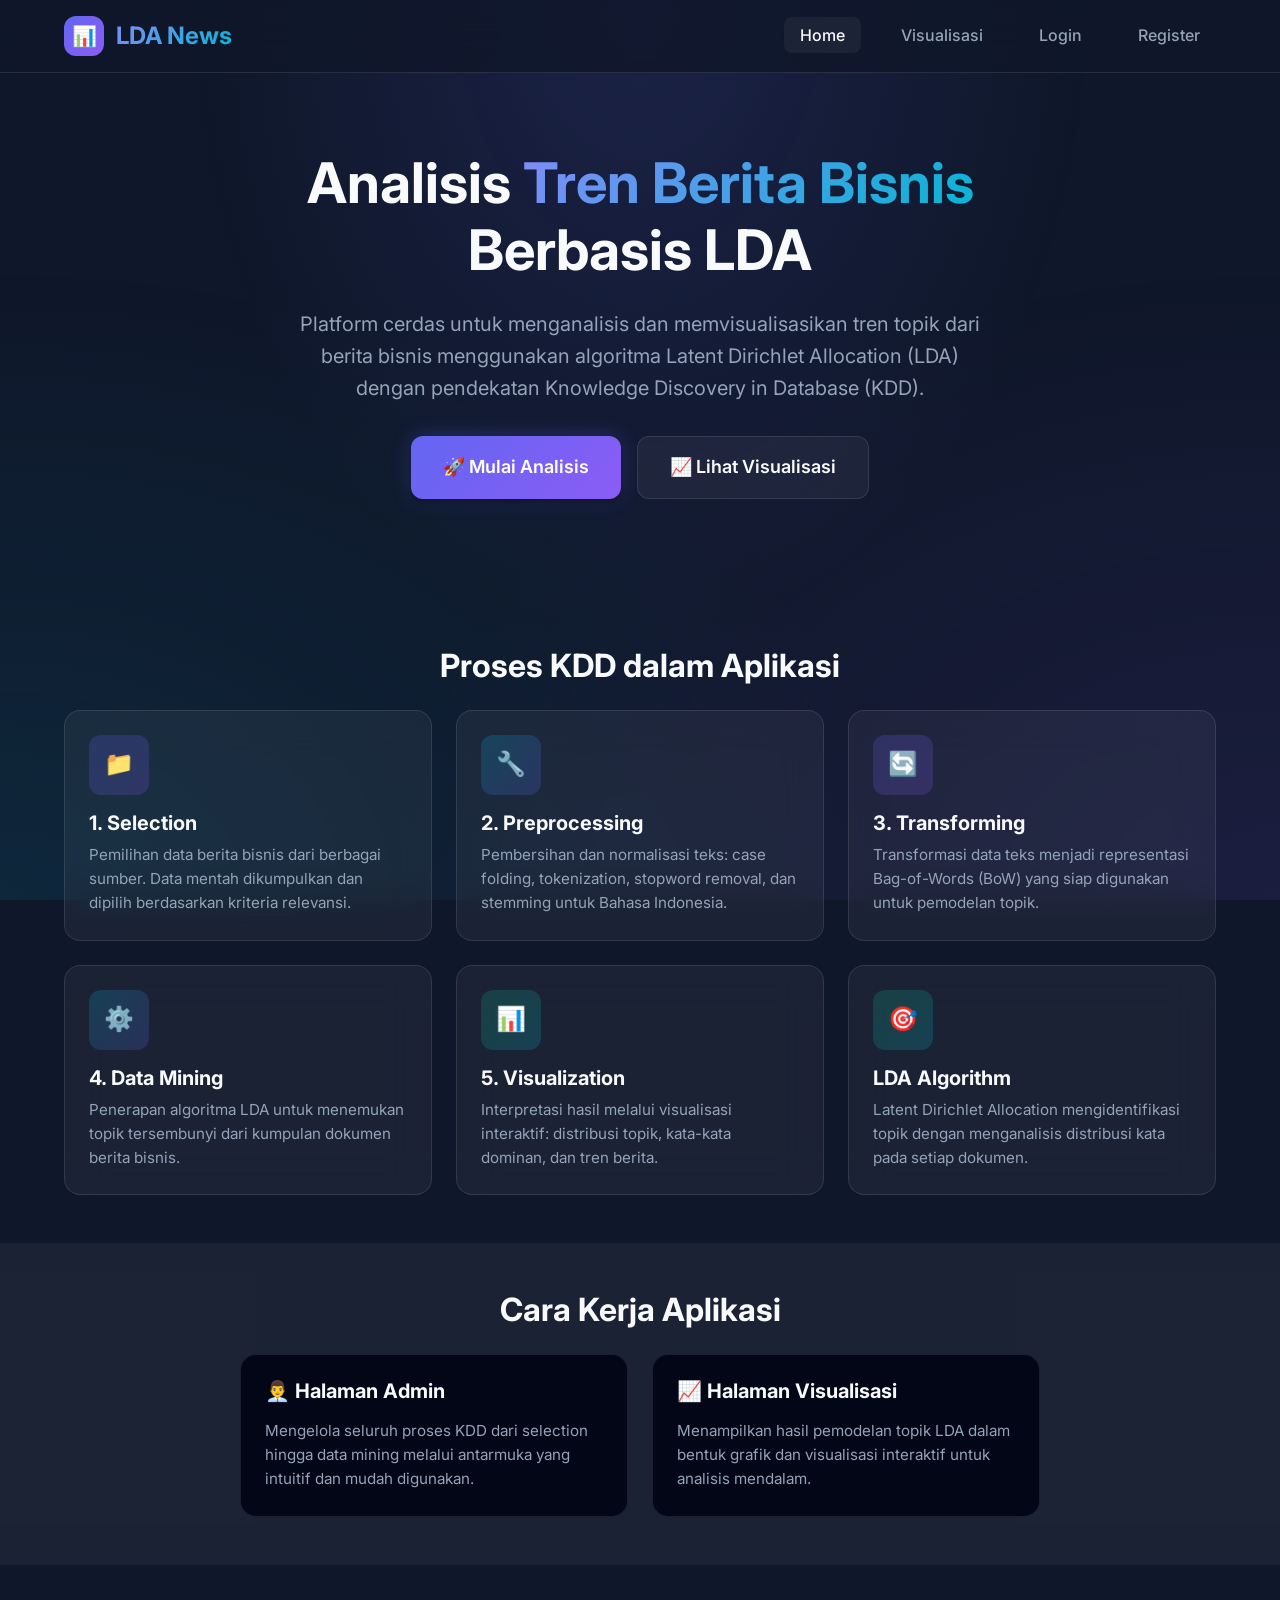
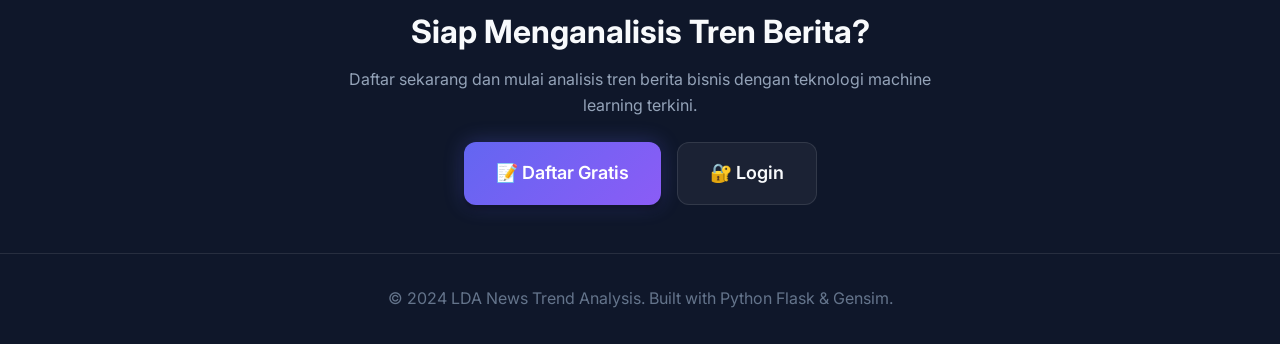
<file: templates/index.html>
<!DOCTYPE html>
<html lang="id">
<head>
    <meta charset="UTF-8">
    <meta name="viewport" content="width=device-width, initial-scale=1.0">
    <meta name="description" content="Aplikasi analisis tren berita bisnis berbasis LDA (Latent Dirichlet Allocation) dengan pendekatan Knowledge Discovery in Database">
    <title>LDA News Trend - Analisis Tren Berita Bisnis</title>
    <link rel="preconnect" href="https://fonts.googleapis.com">
    <link rel="preconnect" href="https://fonts.gstatic.com" crossorigin>
    <link href="https://fonts.googleapis.com/css2?family=Inter:wght@400;500;600;700&display=swap" rel="stylesheet">
    <link rel="stylesheet" href="/static/css/style.css">
</head>
<body>
    <!-- Navigation -->
    <nav class="navbar">
        <div class="container">
            <a href="/" class="navbar-brand">
                <div class="icon">📊</div>
                <span class="text-gradient">LDA News</span>
            </a>
            <ul class="navbar-nav">
                <li><a href="/" class="active">Home</a></li>
                <li><a href="/visualization">Visualisasi</a></li>
                <li><a href="/login">Login</a></li>
                <li><a href="/register">Register</a></li>
            </ul>
        </div>
    </nav>

    <!-- Hero Section -->
    <section class="hero">
        <div class="container">
            <h1 class="hero-title">
                Analisis <span class="text-gradient">Tren Berita Bisnis</span>
                <br>Berbasis LDA
            </h1>
            <p class="hero-subtitle">
                Platform cerdas untuk menganalisis dan memvisualisasikan tren topik dari berita bisnis 
                menggunakan algoritma Latent Dirichlet Allocation (LDA) dengan pendekatan 
                Knowledge Discovery in Database (KDD).
            </p>
            <div class="hero-buttons">
                <a href="/admin" class="btn btn-primary btn-lg">
                    🚀 Mulai Analisis
                </a>
                <a href="/visualization" class="btn btn-secondary btn-lg">
                    📈 Lihat Visualisasi
                </a>
            </div>
        </div>
    </section>

    <!-- Features Section -->
    <section class="section">
        <div class="container">
            <h2 class="text-center mb-6">Proses KDD dalam Aplikasi</h2>
            <div class="features-grid">
                <!-- Feature 1 -->
                <div class="card">
                    <div class="card-icon primary">📁</div>
                    <h3 class="card-title">1. Selection</h3>
                    <p class="card-text">
                        Pemilihan data berita bisnis dari berbagai sumber. 
                        Data mentah dikumpulkan dan dipilih berdasarkan kriteria relevansi.
                    </p>
                </div>
                
                <!-- Feature 2 -->
                <div class="card">
                    <div class="card-icon accent">🔧</div>
                    <h3 class="card-title">2. Preprocessing</h3>
                    <p class="card-text">
                        Pembersihan dan normalisasi teks: case folding, tokenization, 
                        stopword removal, dan stemming untuk Bahasa Indonesia.
                    </p>
                </div>
                
                <!-- Feature 3 -->
                <div class="card">
                    <div class="card-icon primary">🔄</div>
                    <h3 class="card-title">3. Transforming</h3>
                    <p class="card-text">
                        Transformasi data teks menjadi representasi Bag-of-Words (BoW) 
                        yang siap digunakan untuk pemodelan topik.
                    </p>
                </div>
                
                <!-- Feature 4 -->
                <div class="card">
                    <div class="card-icon accent">⚙️</div>
                    <h3 class="card-title">4. Data Mining</h3>
                    <p class="card-text">
                        Penerapan algoritma LDA untuk menemukan topik tersembunyi 
                        dari kumpulan dokumen berita bisnis.
                    </p>
                </div>
                
                <!-- Feature 5 -->
                <div class="card">
                    <div class="card-icon success">📊</div>
                    <h3 class="card-title">5. Visualization</h3>
                    <p class="card-text">
                        Interpretasi hasil melalui visualisasi interaktif: 
                        distribusi topik, kata-kata dominan, dan tren berita.
                    </p>
                </div>
                
                <!-- Feature 6 -->
                <div class="card">
                    <div class="card-icon success">🎯</div>
                    <h3 class="card-title">LDA Algorithm</h3>
                    <p class="card-text">
                        Latent Dirichlet Allocation mengidentifikasi topik dengan 
                        menganalisis distribusi kata pada setiap dokumen.
                    </p>
                </div>
            </div>
        </div>
    </section>

    <!-- How It Works Section -->
    <section class="section" style="background: var(--bg-card);">
        <div class="container">
            <h2 class="text-center mb-6">Cara Kerja Aplikasi</h2>
            <div class="features-grid" style="max-width: 800px; margin: 0 auto;">
                <div class="card" style="background: var(--bg-darker);">
                    <h4>👨‍💼 Halaman Admin</h4>
                    <p class="card-text">
                        Mengelola seluruh proses KDD dari selection hingga data mining 
                        melalui antarmuka yang intuitif dan mudah digunakan.
                    </p>
                </div>
                <div class="card" style="background: var(--bg-darker);">
                    <h4>📈 Halaman Visualisasi</h4>
                    <p class="card-text">
                        Menampilkan hasil pemodelan topik LDA dalam bentuk grafik 
                        dan visualisasi interaktif untuk analisis mendalam.
                    </p>
                </div>
            </div>
        </div>
    </section>

    <!-- CTA Section -->
    <section class="section">
        <div class="container text-center">
            <h2 class="mb-4">Siap Menganalisis Tren Berita?</h2>
            <p class="text-secondary mb-6" style="max-width: 600px; margin: 0 auto var(--space-6);">
                Daftar sekarang dan mulai analisis tren berita bisnis dengan teknologi 
                machine learning terkini.
            </p>
            <div class="hero-buttons">
                <a href="/register" class="btn btn-primary btn-lg">
                    📝 Daftar Gratis
                </a>
                <a href="/login" class="btn btn-secondary btn-lg">
                    🔐 Login
                </a>
            </div>
        </div>
    </section>

    <!-- Footer -->
    <footer style="padding: var(--space-8) 0; border-top: 1px solid var(--border-color); text-align: center;">
        <div class="container">
            <p class="text-muted">
                © 2024 LDA News Trend Analysis. Built with Python Flask & Gensim.
            </p>
        </div>
    </footer>
</body>
</html>
</file>
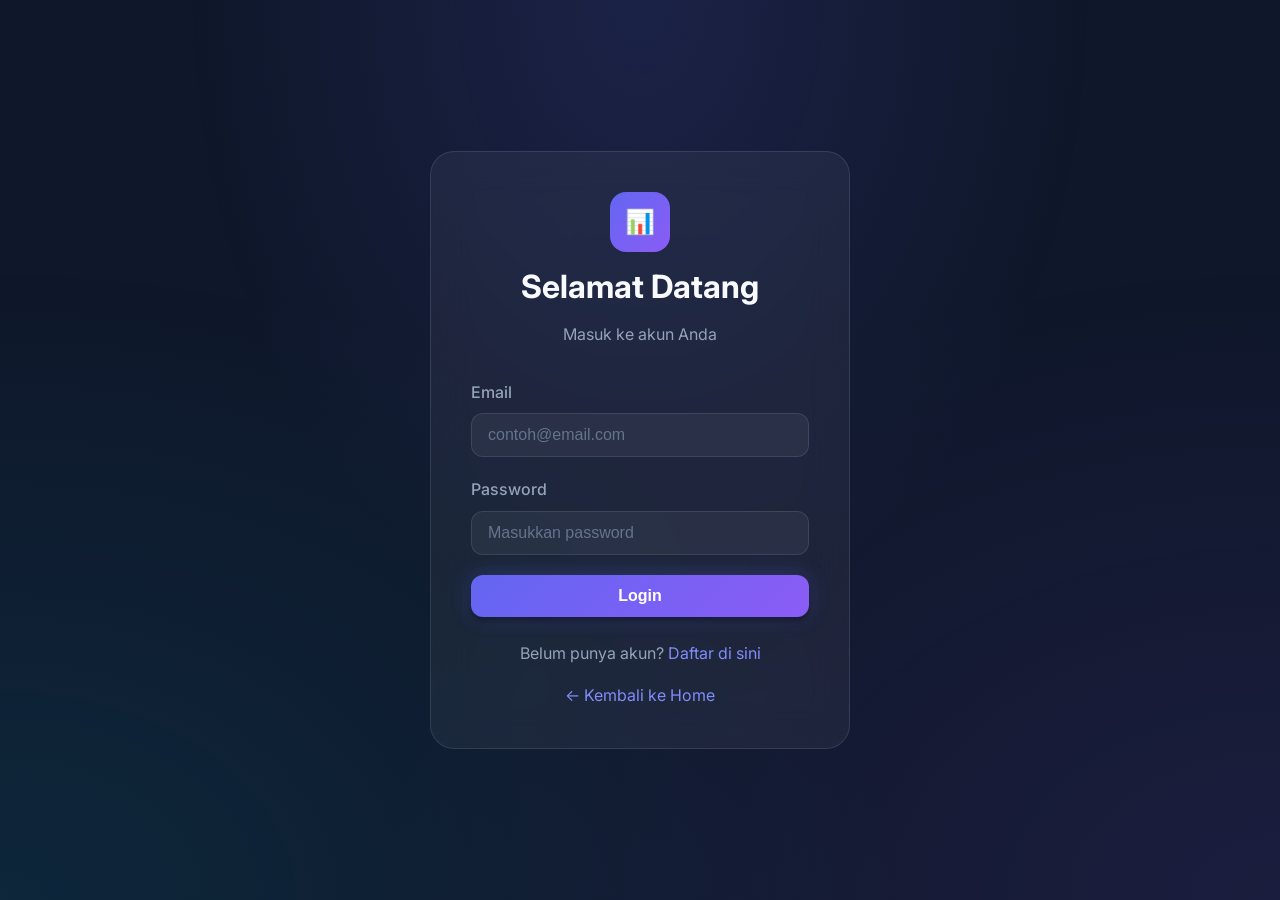
<file: templates/login.html>
<!DOCTYPE html>
<html lang="id">

<head>
    <meta charset="UTF-8">
    <meta name="viewport" content="width=device-width, initial-scale=1.0">
    <meta name="description" content="Login ke aplikasi LDA News Trend Analysis">
    <title>Login - LDA News Trend</title>
    <link rel="preconnect" href="https://fonts.googleapis.com">
    <link rel="preconnect" href="https://fonts.gstatic.com" crossorigin>
    <link href="https://fonts.googleapis.com/css2?family=Inter:wght@400;500;600;700&display=swap" rel="stylesheet">
    <link rel="stylesheet" href="/static/css/style.css">
</head>

<body>
    <div class="auth-container">
        <div class="auth-card">
            <div class="auth-header">
                <div class="logo">📊</div>
                <h2>Selamat Datang</h2>
                <p class="text-secondary">Masuk ke akun Anda</p>
            </div>

            <div id="alert-container"></div>

            <form id="login-form">
                <div class="form-group">
                    <label class="form-label" for="email">Email</label>
                    <input type="email" id="email" name="email" class="form-input" placeholder="contoh@email.com"
                        required>
                </div>

                <div class="form-group">
                    <label class="form-label" for="password">Password</label>
                    <input type="password" id="password" name="password" class="form-input"
                        placeholder="Masukkan password" required>
                </div>

                <button type="submit" class="btn btn-primary w-full" id="submit-btn">
                    <span id="btn-text">Login</span>
                    <div class="spinner hidden" id="btn-spinner"></div>
                </button>
            </form>

            <div class="auth-footer">
                <p>Belum punya akun? <a href="/register">Daftar di sini</a></p>
                <p style="margin-top: var(--space-4);"><a href="/">← Kembali ke Home</a></p>
            </div>
        </div>
    </div>

    <script src="/static/js/auth.js"></script>
    <script>
        document.getElementById('login-form').addEventListener('submit', async (e) => {
            e.preventDefault();

            const btn = document.getElementById('submit-btn');
            const btnText = document.getElementById('btn-text');
            const spinner = document.getElementById('btn-spinner');
            const alertContainer = document.getElementById('alert-container');

            // Show loading
            btn.disabled = true;
            btnText.textContent = 'Loading...';
            spinner.classList.remove('hidden');
            alertContainer.innerHTML = '';

            const email = document.getElementById('email').value;
            const password = document.getElementById('password').value;

            try {
                const response = await fetch('/api/auth/login', {
                    method: 'POST',
                    headers: {
                        'Content-Type': 'application/json'
                    },
                    body: JSON.stringify({ email, password })
                });

                const data = await response.json();

                if (data.success) {
                    // Save token and user info
                    localStorage.setItem('token', data.token);
                    localStorage.setItem('user', JSON.stringify(data.user));

                    alertContainer.innerHTML = `
                        <div class="alert alert-success">
                            ✓ ${data.message}. Mengalihkan...
                        </div>
                    `;

                    setTimeout(() => {
                        window.location.href = '/admin';
                    }, 1000);
                } else {
                    alertContainer.innerHTML = `
                        <div class="alert alert-error">
                            ✕ ${data.message}
                        </div>
                    `;
                }
            } catch (error) {
                alertContainer.innerHTML = `
                    <div class="alert alert-error">
                        ✕ Terjadi kesalahan. Silakan coba lagi.
                    </div>
                `;
            } finally {
                btn.disabled = false;
                btnText.textContent = 'Login';
                spinner.classList.add('hidden');
            }
        });
    </script>
</body>

</html>
</file>
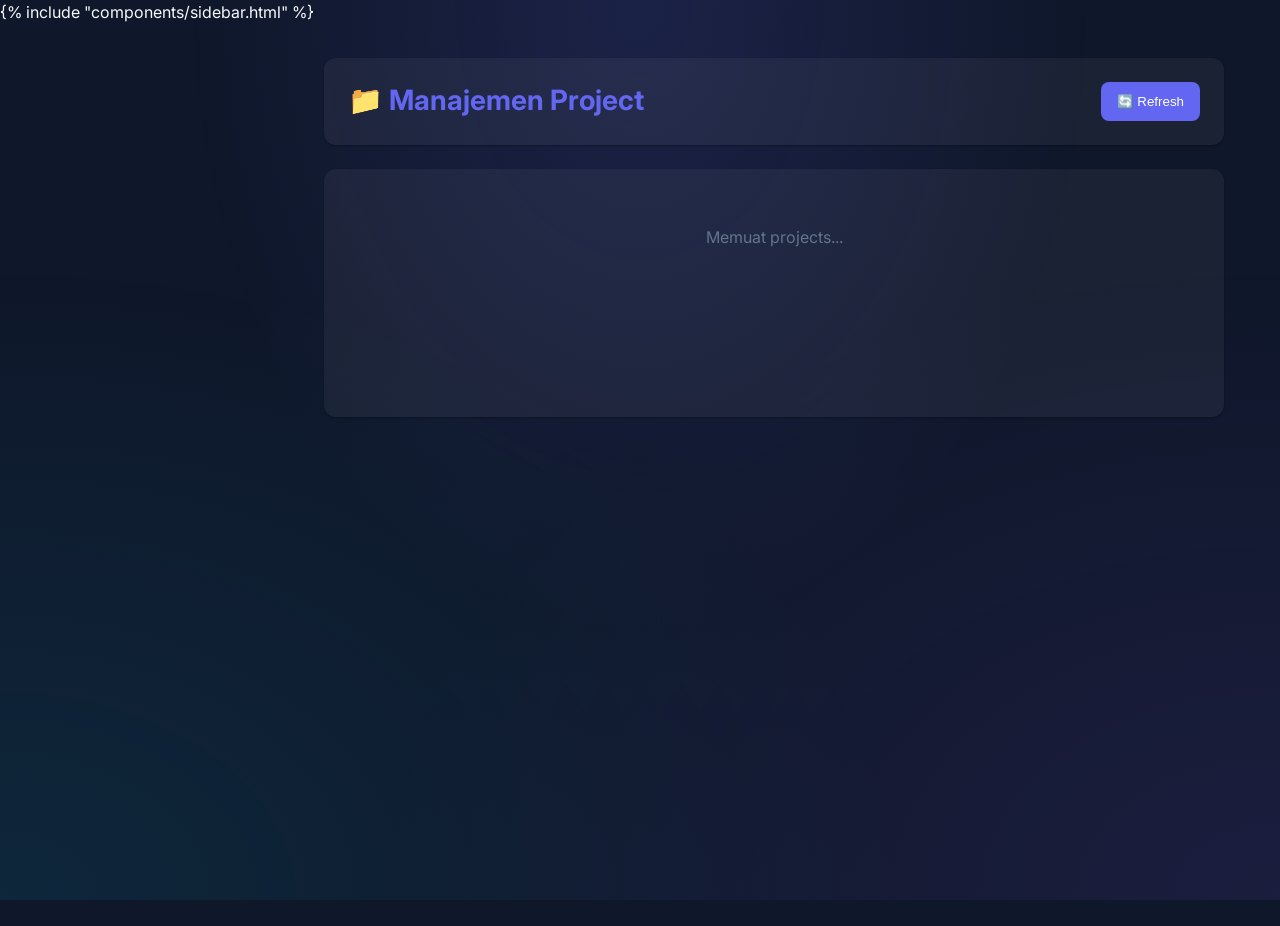
<file: templates/projects.html>
<!DOCTYPE html>
<html lang="id">
<head>
    <meta charset="UTF-8">
    <meta name="viewport" content="width=device-width, initial-scale=1.0">
    <title>Manajemen Project - LDA News Trend</title>
    <link rel="preconnect" href="https://fonts.googleapis.com">
    <link rel="preconnect" href="https://fonts.gstatic.com" crossorigin>
    <link href="https://fonts.googleapis.com/css2?family=Inter:wght@400;500;600;700&display=swap" rel="stylesheet">
    <link rel="stylesheet" href="/static/css/style.css">
    <script src="/static/js/auth.js"></script>
</head>
<body>
    {% include "components/sidebar.html" %}

    <div class="dashboard">
        <!-- Main Content -->
        <main class="main-content">
            <div class="container">
                <!-- Header -->
                <header class="page-header">
                    <div class="header-content">
                        <h1>📁 Manajemen Project</h1>
                        <div class="header-actions">
                            <button class="btn-refresh" onclick="loadProjects()">🔄 Refresh</button>
                        </div>
                    </div>
                </header>

                <!-- Projects Table -->
                <div class="projects-section">
                    <div id="projects-table" class="projects-table">
                        <div class="projects-loading">Memuat projects...</div>
                    </div>
                </div>

                <!-- LDA Config Modal -->
                <div id="lda-config-modal" class="modal">
                    <div class="modal-content" style="max-width: 480px;">
                        <div class="modal-header">
                            <h2 id="lda-config-modal-title">⚙️ Konfigurasi LDA</h2>
                            <button class="modal-close" onclick="closeLdaConfigModal()">&times;</button>
                        </div>
                        <div class="modal-body">
                            <input type="hidden" id="lda-config-project-id">
                            <div class="config-form">
                                <div class="config-field">
                                    <label for="cfg-num-topics">Jumlah Topik <span class="config-hint">(1–50)</span></label>
                                    <input type="number" id="cfg-num-topics" min="1" max="50" value="5">
                                </div>
                                <div class="config-field">
                                    <label for="cfg-num-words">Kata per Topik <span class="config-hint">(1–100)</span></label>
                                    <input type="number" id="cfg-num-words" min="1" max="100" value="10">
                                </div>
                                <div class="config-field">
                                    <label for="cfg-passes">Passes <span class="config-hint">(1–500)</span></label>
                                    <input type="number" id="cfg-passes" min="1" max="500" value="15">
                                </div>
                                <div class="config-field">
                                    <label for="cfg-iterations">Iterations <span class="config-hint">(1–5000)</span></label>
                                    <input type="number" id="cfg-iterations" min="1" max="5000" value="100">
                                </div>
                                <p class="config-note">Perubahan berlaku saat training berikutnya. Model yang sudah ada tidak otomatis dilatih ulang.</p>
                                <div class="config-actions">
                                    <button class="btn btn-secondary" onclick="closeLdaConfigModal()">Batal</button>
                                    <button class="btn btn-primary" id="lda-config-save-btn" onclick="saveLdaConfig()">Simpan</button>
                                </div>
                            </div>
                        </div>
                    </div>
                </div>

                <!-- Documents Modal -->
                <div id="documents-modal" class="modal">
                    <div class="modal-content">
                        <div class="modal-header">
                            <h2 id="modal-project-name">📄 Dokumen Project</h2>
                            <button class="modal-close" onclick="closeDocumentsModal()">&times;</button>
                        </div>
                        <div class="modal-body">
                            <div id="documents-loading" class="documents-loading">Memuat dokumen...</div>
                            <div id="documents-list" class="documents-list"></div>
                            <div id="documents-empty" class="documents-empty" style="display: none;">
                                Belum ada dokumen dalam project ini.
                            </div>
                        </div>
                    </div>
                </div>
            </div>
        </main>
    </div>

    <script>
        // Escape HTML to prevent XSS
        function escapeHtml(text) {
            const div = document.createElement('div');
            div.textContent = text;
            return div.innerHTML;
        }

        // Load all projects
        async function loadProjects() {
            const container = document.getElementById('projects-table');

            try {
                container.innerHTML = '<div class="projects-loading">Memuat projects...</div>';
                const response = await apiRequest('/api/projects/');

                if (response.success) {
                    renderProjectsTable(response.data);
                } else {
                    container.innerHTML = `
                        <div class="projects-error">
                            <p>Gagal memuat projects: ${escapeHtml(response.message)}</p>
                            <button class="btn btn-secondary" onclick="loadProjects()">Coba Lagi</button>
                        </div>
                    `;
                }
            } catch (error) {
                container.innerHTML = `
                    <div class="projects-error">
                        <p>Error: ${escapeHtml(error.message)}</p>
                        <button class="btn btn-secondary" onclick="loadProjects()">Coba Lagi</button>
                    </div>
                `;
            }
        }

        // Render projects table
        function renderProjectsTable(projects) {
            const container = document.getElementById('projects-table');

            if (!projects || projects.length === 0) {
                container.innerHTML = '<p class="projects-empty">Belum ada project. Buat project untuk memulai.</p>';
                return;
            }

            const headerHtml = `
                <div class="project-header">
                    <div>Nama Project</div>
                    <div class="project-stat-label">Topics</div>
                    <div class="project-stat-label">Documents</div>
                    <div class="project-stat-label">Coherence</div>
                    <div class="project-stat-label">Status</div>
                    <div>Aksi</div>
                </div>
            `;

            const rowsHtml = projects.map(project => `
                <div class="project-row" data-id="${project.id}">
                    <div>
                        <div class="project-name">${escapeHtml(project.name)}</div>
                        ${project.description ? `<div class="project-description">${escapeHtml(project.description)}</div>` : ''}
                    </div>
                    <div class="project-stat">
                        <div class="project-stat-value">${project.num_topics || 0}</div>
                        <div class="project-stat-label">Topics</div>
                    </div>
                    <div class="project-stat">
                        <div class="project-stat-value">${project.document_count || 0}</div>
                        <div class="project-stat-label">Docs</div>
                    </div>
                    <div class="project-stat">
                        <div class="project-stat-value">${(project.coherence_score || 0).toFixed(3)}</div>
                        <div class="project-stat-label">Cv Score</div>
                    </div>
                    <div>
                        <span class="project-status ${project.status || 'active'}">
                            ${project.status || 'active'}
                        </span>
                    </div>
                    <div class="project-actions">
                        <button class="btn-view-docs" onclick="viewDocuments(${project.id}, '${escapeHtml(project.name)}')">
                            📄 Dokumen
                        </button>
                        <button class="btn-settings" onclick="openLdaConfigModal(${project.id}, '${escapeHtml(project.name)}', ${project.num_topics||5}, ${project.num_words_per_topic||10}, ${project.passes||15}, ${project.iterations||100})">
                            ⚙️ LDA
                        </button>
                        <button class="btn-delete" onclick="deleteProject(${project.id}, '${escapeHtml(project.name)}')">
                            🗑️ Hapus
                        </button>
                    </div>
                </div>
            `).join('');

            container.innerHTML = headerHtml + rowsHtml;
        }

        // View documents for a project
        async function viewDocuments(projectId, projectName) {
            const modal = document.getElementById('documents-modal');
            const documentsList = document.getElementById('documents-list');
            const documentsLoading = document.getElementById('documents-loading');
            const documentsEmpty = document.getElementById('documents-empty');
            const modalProjectName = document.getElementById('modal-project-name');

            // Show modal
            modal.style.display = 'block';
            modalProjectName.textContent = `📄 Dokumen: ${projectName}`;

            // Reset state
            documentsList.innerHTML = '';
            documentsEmpty.style.display = 'none';
            documentsLoading.style.display = 'block';

            try {
                const response = await apiRequest(`/api/projects/${projectId}/documents`);

                documentsLoading.style.display = 'none';

                if (response.success && response.data) {
                    const documents = response.data.documents || [];

                    if (documents.length === 0) {
                        documentsEmpty.style.display = 'block';
                    } else {
                        renderDocuments(documents);
                    }
                } else {
                    documentsList.innerHTML = `
                        <div class="documents-error">
                            <p>Gagal memuat dokumen: ${escapeHtml(response.message || 'Unknown error')}</p>
                        </div>
                    `;
                }
            } catch (error) {
                documentsLoading.style.display = 'none';
                documentsList.innerHTML = `
                    <div class="documents-error">
                        <p>Error: ${escapeHtml(error.message)}</p>
                    </div>
                `;
            }
        }

        // Render documents list
        function renderDocuments(documents) {
            const documentsList = document.getElementById('documents-list');

            const headerHtml = `
                <div class="document-header">
                    <div style="width: 50px;">No</div>
                    <div style="flex: 1;">Judul & Preview</div>
                    <div style="width: 80px;">Tokens</div>
                    <div style="width: 80px;">URL</div>
                </div>
            `;

            const rowsHtml = documents.map((doc, index) => `
                <div class="document-row">
                    <div class="document-number">${index + 1}</div>
                    <div class="document-content">
                        <div class="document-title">${escapeHtml(doc.title || 'No title')}</div>
                        ${doc.content_preview ? `<div class="document-preview">${escapeHtml(doc.content_preview)}</div>` : ''}
                    </div>
                    <div class="document-tokens">
                        ${doc.tokens_count || (doc.tokens && doc.tokens.length) || 0}
                    </div>
                    <div class="document-url-cell">
                        ${doc.url
                            ? `<a href="${escapeHtml(doc.url)}" target="_blank" class="document-url">🔗 Link</a>`
                            : '-'}
                    </div>
                </div>
            `).join('');

            documentsList.innerHTML = headerHtml + rowsHtml;
        }

        // Close documents modal
        function closeDocumentsModal() {
            const modal = document.getElementById('documents-modal');
            modal.style.display = 'none';
        }

        // Close modal when clicking outside
        window.onclick = function(event) {
            const modal = document.getElementById('documents-modal');
            if (event.target === modal) {
                closeDocumentsModal();
            }
        }

        // LDA Config modal
        function openLdaConfigModal(projectId, projectName, numTopics, numWords, passes, iterations) {
            document.getElementById('lda-config-project-id').value = projectId;
            document.getElementById('lda-config-modal-title').textContent = `⚙️ LDA Config: ${projectName}`;
            document.getElementById('cfg-num-topics').value = numTopics;
            document.getElementById('cfg-num-words').value = numWords;
            document.getElementById('cfg-passes').value = passes;
            document.getElementById('cfg-iterations').value = iterations;
            document.getElementById('lda-config-modal').style.display = 'block';
        }

        function closeLdaConfigModal() {
            document.getElementById('lda-config-modal').style.display = 'none';
        }

        async function saveLdaConfig() {
            const projectId = document.getElementById('lda-config-project-id').value;
            const btn = document.getElementById('lda-config-save-btn');

            const payload = {
                num_topics: parseInt(document.getElementById('cfg-num-topics').value),
                num_words_per_topic: parseInt(document.getElementById('cfg-num-words').value),
                passes: parseInt(document.getElementById('cfg-passes').value),
                iterations: parseInt(document.getElementById('cfg-iterations').value),
            };

            btn.disabled = true;
            btn.textContent = 'Menyimpan...';

            try {
                const response = await apiRequest(`/api/projects/${projectId}/lda-config`, {
                    method: 'PUT',
                    headers: { 'Content-Type': 'application/json' },
                    body: JSON.stringify(payload)
                });

                if (response.success) {
                    closeLdaConfigModal();
                    loadProjects();
                } else {
                    alert(`Gagal menyimpan: ${escapeHtml(response.message)}`);
                }
            } catch (error) {
                alert(`Error: ${escapeHtml(error.message)}`);
            } finally {
                btn.disabled = false;
                btn.textContent = 'Simpan';
            }
        }

        // Close LDA config modal when clicking outside
        window.addEventListener('click', function(event) {
            const modal = document.getElementById('lda-config-modal');
            if (event.target === modal) closeLdaConfigModal();
        });

        // Delete project with confirmation
        async function deleteProject(projectId, projectName) {
            const confirmMsg = `Anda yakin ingin menghapus "${projectName}"?\n\nAksi ini akan menghapus:\n- Database records\n- Model files\n- Semua data terkait\n\nAksi tidak dapat dibatalkan.`;

            if (!confirm(confirmMsg)) {
                return;
            }

            const container = document.getElementById('projects-table');
            const row = container.querySelector(`.project-row[data-id="${projectId}"]`);
            const button = row?.querySelector('.btn-delete');

            if (button) {
                button.disabled = true;
                button.textContent = '⏳ Menghapus...';
            }

            try {
                const response = await apiRequest(`/api/projects/${projectId}/delete`, {
                    method: 'DELETE'
                });

                if (response.success) {
                    // Animate row removal
                    if (row) {
                        row.style.opacity = '0';
                        row.style.transform = 'translateX(-20px)';
                        setTimeout(() => {
                            row.remove();
                            // Check if table is empty
                            const remainingRows = container.querySelectorAll('.project-row');
                            if (remainingRows.length === 0) {
                                renderProjectsTable([]);
                            }
                        }, 300);
                    }
                } else {
                    if (button) {
                        button.disabled = false;
                        button.textContent = '🗑️ Hapus';
                    }
                    alert(`Gagal menghapus project: ${escapeHtml(response.message)}`);
                }
            } catch (error) {
                if (button) {
                    button.disabled = false;
                    button.textContent = '🗑️ Hapus';
                }
                alert(`Error: ${escapeHtml(error.message)}`);
            }
        }

        // Initialize page
        document.addEventListener('DOMContentLoaded', () => {
            if (checkAuth()) {
                loadProjects();
            }
        });
    </script>

    <style>
        .page-header {
            background: var(--bg-card);
            border-radius: var(--radius-lg);
            padding: var(--space-6);
            margin-bottom: var(--space-6);
            box-shadow: var(--shadow-sm);
        }

        .header-content {
            display: flex;
            justify-content: space-between;
            align-items: center;
            flex-wrap: wrap;
            gap: var(--space-4);
        }

        .header-content h1 {
            margin: 0;
            color: var(--primary);
            font-size: 1.75rem;
        }

        .header-actions {
            display: flex;
            gap: var(--space-3);
        }

        .projects-section {
            background: var(--bg-card);
            border-radius: var(--radius-lg);
            padding: var(--space-6);
            box-shadow: var(--shadow-sm);
        }

        .projects-table {
            min-height: 200px;
        }

        .projects-loading,
        .projects-empty,
        .projects-error {
            text-align: center;
            padding: var(--space-8);
            color: var(--text-muted);
        }

        .projects-error {
            color: var(--error);
        }

        .project-header {
            display: grid;
            grid-template-columns: 2fr 1fr 1fr 1fr 1fr 210px;
            gap: var(--space-4);
            padding: var(--space-4);
            background: var(--bg-card);
            border-radius: var(--radius-md);
            font-weight: 600;
            color: var(--text-secondary);
        }

        .project-row {
            display: grid;
            grid-template-columns: 2fr 1fr 1fr 1fr 1fr 210px;
            gap: var(--space-4);
            padding: var(--space-4);
            border-bottom: 1px solid var(--border-color);
            align-items: center;
            transition: all var(--transition-normal);
        }

        .project-row:last-child {
            border-bottom: none;
        }

        .project-row:hover {
            background: var(--bg-card-hover);
        }

        .project-name {
            font-weight: 600;
            color: var(--text-primary);
        }

        .project-description {
            font-size: 0.875rem;
            color: var(--text-secondary);
            margin-top: var(--space-1);
        }

        .project-stat {
            text-align: center;
        }

        .project-stat-value {
            font-weight: 600;
            color: var(--text-primary);
        }

        .project-stat-label {
            font-size: 0.75rem;
            color: var(--text-muted);
        }

        .project-status {
            display: inline-block;
            padding: var(--space-1) var(--space-3);
            border-radius: var(--radius-full);
            font-size: 0.75rem;
            font-weight: 600;
        }

        .project-status.active {
            background: rgba(34, 197, 94, 0.1);
            color: #22c55e;
        }

        .project-status.deleted {
            background: rgba(239, 68, 68, 0.1);
            color: var(--error);
        }

        .btn-delete {
            background: rgba(239, 68, 68, 0.1);
            color: var(--error);
            border: 1px solid var(--error);
            padding: var(--space-2) var(--space-4);
            border-radius: var(--radius-md);
            cursor: pointer;
            font-weight: 500;
            transition: all var(--transition-normal);
        }

        .btn-delete:hover:not(:disabled) {
            background: var(--error);
            color: white;
        }

        .btn-delete:disabled {
            opacity: 0.6;
            cursor: not-allowed;
        }

        .btn-refresh {
            background: var(--primary);
            color: white;
            border: none;
            padding: var(--space-3) var(--space-4);
            border-radius: var(--radius-md);
            cursor: pointer;
            font-weight: 500;
            transition: all var(--transition-normal);
        }

        .btn-refresh:hover {
            background: var(--primary-dark);
        }

        .btn-view-docs {
            background: rgba(59, 130, 246, 0.1);
            color: #3b82f6;
            border: 1px solid #3b82f6;
            padding: var(--space-2) var(--space-4);
            border-radius: var(--radius-md);
            cursor: pointer;
            font-weight: 500;
            transition: all var(--transition-normal);
            font-size: 0.875rem;
        }

        .btn-view-docs:hover {
            background: #3b82f6;
            color: white;
        }

        .btn-settings {
            background: rgba(139, 92, 246, 0.1);
            color: #8b5cf6;
            border: 1px solid #8b5cf6;
            padding: var(--space-2) var(--space-3);
            border-radius: var(--radius-md);
            cursor: pointer;
            font-weight: 500;
            transition: all var(--transition-normal);
            font-size: 0.875rem;
        }

        .btn-settings:hover {
            background: #8b5cf6;
            color: white;
        }

        .project-actions {
            display: flex;
            gap: var(--space-2);
            flex-wrap: wrap;
        }

        .config-form {
            display: flex;
            flex-direction: column;
            gap: var(--space-4);
        }

        .config-field {
            display: flex;
            flex-direction: column;
            gap: var(--space-1);
        }

        .config-field label {
            font-weight: 500;
            color: var(--text-primary);
        }

        .config-hint {
            font-size: 0.75rem;
            color: var(--text-muted);
            font-weight: 400;
        }

        .config-field input {
            padding: var(--space-2) var(--space-3);
            border: 1px solid var(--border-color);
            border-radius: var(--radius-md);
            background: var(--bg-input, var(--bg-card));
            color: var(--text-primary);
            font-size: 0.95rem;
        }

        .config-note {
            font-size: 0.8rem;
            color: var(--text-muted);
            margin: 0;
        }

        .config-actions {
            display: flex;
            justify-content: flex-end;
            gap: var(--space-3);
        }

        /* Modal Styles */
        .modal {
            display: none;
            position: fixed;
            z-index: 1000;
            left: 0;
            top: 0;
            width: 100%;
            height: 100%;
            overflow: auto;
            background-color: rgba(0, 0, 0, 0.85);
            animation: fadeIn 0.3s;
        }

        @keyframes fadeIn {
            from { opacity: 0; }
            to { opacity: 1; }
        }

        .modal-content {
            background-color: var(--bg-card);
            margin: 5% auto;
            padding: 0;
            border-radius: var(--radius-lg);
            width: 90%;
            max-width: 1200px;
            max-height: 80vh;
            box-shadow: 0 25px 50px rgba(0, 0, 0, 0.5);
            animation: slideIn 0.3s;
            display: flex;
            flex-direction: column;
            border: 1px solid var(--border-color);
        }

        @keyframes slideIn {
            from {
                transform: translateY(-50px);
                opacity: 0;
            }
            to {
                transform: translateY(0);
                opacity: 1;
            }
        }

        .modal-header {
            display: flex;
            justify-content: space-between;
            align-items: center;
            padding: var(--space-6);
            border-bottom: 1px solid var(--border-color);
        }

        .modal-header h2 {
            margin: 0;
            color: var(--primary);
            font-size: 1.5rem;
        }

        .modal-close {
            background: none;
            border: none;
            font-size: 2rem;
            color: var(--text-muted);
            cursor: pointer;
            padding: 0;
            width: 40px;
            height: 40px;
            display: flex;
            align-items: center;
            justify-content: center;
            border-radius: var(--radius-md);
            transition: all var(--transition-normal);
        }

        .modal-close:hover {
            background: var(--bg-secondary);
            color: var(--text-primary);
        }

        .modal-body {
            padding: var(--space-6);
            overflow-y: auto;
            flex: 1;
        }

        .documents-loading,
        .documents-empty,
        .documents-error {
            text-align: center;
            padding: var(--space-8);
            color: var(--text-muted);
        }

        .documents-error {
            color: var(--error);
        }

        .document-header {
            display: flex;
            gap: var(--space-4);
            padding: var(--space-4);
            background: var(--bg-secondary);
            border-radius: var(--radius-md);
            font-weight: 600;
            color: var(--text-secondary);
            position: sticky;
            top: 0;
            align-items: center;
        }

        .document-row {
            display: flex;
            gap: var(--space-4);
            padding: var(--space-4);
            border-bottom: 1px solid var(--border-color);
            align-items: start;
            transition: all var(--transition-normal);
        }

        .document-row:hover {
            background: var(--bg-card-hover);
        }

        .document-row:last-child {
            border-bottom: none;
        }

        .document-title {
            font-weight: 500;
            color: var(--text-primary);
            margin-bottom: var(--space-1);
        }

        .document-content {
            flex: 1;
            min-width: 0;
        }

        .document-preview {
            font-size: 0.875rem;
            color: var(--text-muted);
            line-height: 1.5;
            display: -webkit-box;
            -webkit-line-clamp: 3;
            -webkit-box-orient: vertical;
            overflow: hidden;
            text-overflow: ellipsis;
        }

        .document-tokens {
            width: 80px;
            text-align: center;
            font-size: 0.875rem;
            color: var(--text-secondary);
        }

        .document-url-cell {
            width: 80px;
            text-align: center;
        }

        .document-number {
            font-weight: 600;
            color: var(--text-muted);
            text-align: center;
        }

        .topic-badge {
            display: inline-block;
            padding: var(--space-1) var(--space-3);
            border-radius: var(--radius-full);
            font-size: 0.75rem;
            font-weight: 600;
        }

        .topic-badge.topic-none {
            background: var(--bg-secondary);
            color: var(--text-muted);
        }

        .topic-badge.topic-0 {
            background: rgba(239, 68, 68, 0.1);
            color: #ef4444;
        }

        .topic-badge.topic-1 {
            background: rgba(249, 115, 22, 0.1);
            color: #f97316;
        }

        .topic-badge.topic-2 {
            background: rgba(234, 179, 8, 0.1);
            color: #eab308;
        }

        .topic-badge.topic-3 {
            background: rgba(34, 197, 94, 0.1);
            color: #22c55e;
        }

        .topic-badge.topic-4 {
            background: rgba(59, 130, 246, 0.1);
            color: #3b82f6;
        }

        .topic-badge.topic-5 {
            background: rgba(168, 85, 247, 0.1);
            color: #a855f7;
        }

        .topic-badge.topic-6 {
            background: rgba(236, 72, 153, 0.1);
            color: #ec4899;
        }

        .topic-badge.topic-7 {
            background: rgba(20, 184, 166, 0.1);
            color: #14b8a6;
        }

        .topic-badge.topic-8 {
            background: rgba(100, 116, 139, 0.1);
            color: #64748b;
        }

        .topic-badge.topic-9 {
            background: rgba(139, 92, 246, 0.1);
            color: #8b5cf6;
        }

        .document-url {
            color: var(--primary);
            text-decoration: none;
            font-size: 0.875rem;
        }

        .document-url:hover {
            text-decoration: underline;
        }

        @media (max-width: 768px) {
            .project-header,
            .project-row {
                grid-template-columns: 1fr;
                gap: var(--space-2);
            }

            .project-header {
                display: none;
            }

            .project-row {
                border: 1px solid var(--border-color);
                border-radius: var(--radius-md);
                padding: var(--space-4);
                margin-bottom: var(--space-3);
            }

            .document-header,
            .document-row {
                flex-direction: column;
                gap: var(--space-2);
            }

            .document-header {
                display: none;
            }

            .document-row {
                border: 1px solid var(--border-color);
                border-radius: var(--radius-md);
                padding: var(--space-4);
                margin-bottom: var(--space-3);
            }

            .document-number {
                display: none;
            }

            .document-tokens,
            .document-url-cell {
                width: 100%;
                text-align: left;
            }

            .modal-content {
                width: 95%;
                margin: 2% auto;
                max-height: 90vh;
            }
        }
    </style>
</body>
</html>
</file>
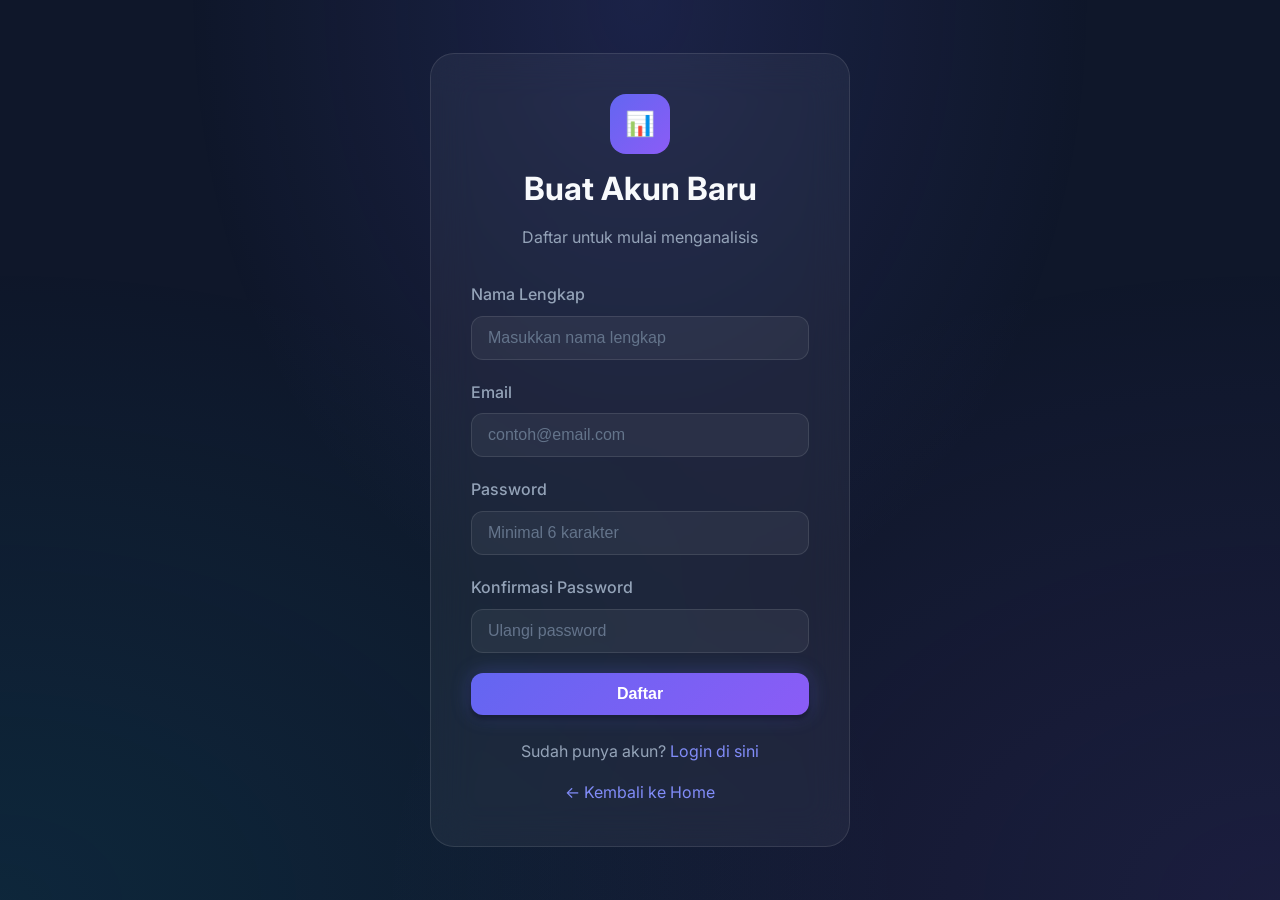
<file: templates/register.html>
<!DOCTYPE html>
<html lang="id">

<head>
    <meta charset="UTF-8">
    <meta name="viewport" content="width=device-width, initial-scale=1.0">
    <meta name="description" content="Daftar akun baru di LDA News Trend Analysis">
    <title>Register - LDA News Trend</title>
    <link rel="preconnect" href="https://fonts.googleapis.com">
    <link rel="preconnect" href="https://fonts.gstatic.com" crossorigin>
    <link href="https://fonts.googleapis.com/css2?family=Inter:wght@400;500;600;700&display=swap" rel="stylesheet">
    <link rel="stylesheet" href="/static/css/style.css">
</head>

<body>
    <div class="auth-container">
        <div class="auth-card">
            <div class="auth-header">
                <div class="logo">📊</div>
                <h2>Buat Akun Baru</h2>
                <p class="text-secondary">Daftar untuk mulai menganalisis</p>
            </div>

            <div id="alert-container"></div>

            <form id="register-form">
                <div class="form-group">
                    <label class="form-label" for="name">Nama Lengkap</label>
                    <input type="text" id="name" name="name" class="form-input" placeholder="Masukkan nama lengkap"
                        required>
                </div>

                <div class="form-group">
                    <label class="form-label" for="email">Email</label>
                    <input type="email" id="email" name="email" class="form-input" placeholder="contoh@email.com"
                        required>
                </div>

                <div class="form-group">
                    <label class="form-label" for="password">Password</label>
                    <input type="password" id="password" name="password" class="form-input"
                        placeholder="Minimal 6 karakter" minlength="6" required>
                </div>

                <div class="form-group">
                    <label class="form-label" for="confirm-password">Konfirmasi Password</label>
                    <input type="password" id="confirm-password" name="confirm-password" class="form-input"
                        placeholder="Ulangi password" required>
                </div>

                <button type="submit" class="btn btn-primary w-full" id="submit-btn">
                    <span id="btn-text">Daftar</span>
                    <div class="spinner hidden" id="btn-spinner"></div>
                </button>
            </form>

            <div class="auth-footer">
                <p>Sudah punya akun? <a href="/login">Login di sini</a></p>
                <p style="margin-top: var(--space-4);"><a href="/">← Kembali ke Home</a></p>
            </div>
        </div>
    </div>

    <script src="/static/js/auth.js"></script>
    <script>
        document.getElementById('register-form').addEventListener('submit', async (e) => {
            e.preventDefault();

            const btn = document.getElementById('submit-btn');
            const btnText = document.getElementById('btn-text');
            const spinner = document.getElementById('btn-spinner');
            const alertContainer = document.getElementById('alert-container');

            const name = document.getElementById('name').value;
            const email = document.getElementById('email').value;
            const password = document.getElementById('password').value;
            const confirmPassword = document.getElementById('confirm-password').value;

            // Validate passwords match
            if (password !== confirmPassword) {
                alertContainer.innerHTML = `
                    <div class="alert alert-error">
                        ✕ Password dan konfirmasi password tidak cocok
                    </div>
                `;
                return;
            }

            // Show loading
            btn.disabled = true;
            btnText.textContent = 'Loading...';
            spinner.classList.remove('hidden');
            alertContainer.innerHTML = '';

            try {
                const response = await fetch('/api/auth/register', {
                    method: 'POST',
                    headers: {
                        'Content-Type': 'application/json'
                    },
                    body: JSON.stringify({ name, email, password })
                });

                const data = await response.json();

                if (data.success) {
                    alertContainer.innerHTML = `
                        <div class="alert alert-success">
                            ✓ ${data.message}. Mengalihkan ke halaman login...
                        </div>
                    `;

                    setTimeout(() => {
                        window.location.href = '/login';
                    }, 1500);
                } else {
                    alertContainer.innerHTML = `
                        <div class="alert alert-error">
                            ✕ ${data.message}
                        </div>
                    `;
                }
            } catch (error) {
                alertContainer.innerHTML = `
                    <div class="alert alert-error">
                        ✕ Terjadi kesalahan. Silakan coba lagi.
                    </div>
                `;
            } finally {
                btn.disabled = false;
                btnText.textContent = 'Daftar';
                spinner.classList.add('hidden');
            }
        });
    </script>
</body>

</html>
</file>
<file: static/css/style.css>
/* ===========================
   CSS Variables & Design Tokens
   =========================== */
:root {
    /* Colors */
    --primary: #6366f1;
    --primary-dark: #4f46e5;
    --primary-light: #818cf8;
    --secondary: #8b5cf6;
    --accent: #06b6d4;
    --success: #10b981;
    --warning: #f59e0b;
    --error: #ef4444;
    
    /* Background */
    --bg-dark: #0f172a;
    --bg-darker: #020617;
    --bg-card: rgba(255, 255, 255, 0.05);
    --bg-card-hover: rgba(255, 255, 255, 0.08);
    
    /* Text */
    --text-primary: #f8fafc;
    --text-secondary: #94a3b8;
    --text-muted: #64748b;
    
    /* Border */
    --border-color: rgba(255, 255, 255, 0.1);
    --border-color-hover: rgba(255, 255, 255, 0.2);
    
    /* Shadows */
    --shadow-sm: 0 1px 2px rgba(0, 0, 0, 0.3);
    --shadow-md: 0 4px 6px rgba(0, 0, 0, 0.4);
    --shadow-lg: 0 10px 25px rgba(0, 0, 0, 0.5);
    --shadow-glow: 0 0 30px rgba(99, 102, 241, 0.3);
    
    /* Spacing */
    --space-1: 0.25rem;
    --space-2: 0.5rem;
    --space-3: 0.75rem;
    --space-4: 1rem;
    --space-5: 1.25rem;
    --space-6: 1.5rem;
    --space-8: 2rem;
    --space-10: 2.5rem;
    --space-12: 3rem;
    
    /* Border Radius */
    --radius-sm: 0.375rem;
    --radius-md: 0.5rem;
    --radius-lg: 0.75rem;
    --radius-xl: 1rem;
    --radius-2xl: 1.5rem;
    --radius-full: 9999px;
    
    /* Transitions */
    --transition-fast: 150ms ease;
    --transition-normal: 300ms ease;
    --transition-slow: 500ms ease;
}

/* ===========================
   Reset & Base Styles
   =========================== */
*, *::before, *::after {
    box-sizing: border-box;
    margin: 0;
    padding: 0;
}

html {
    scroll-behavior: smooth;
}

body {
    font-family: 'Inter', -apple-system, BlinkMacSystemFont, 'Segoe UI', Roboto, sans-serif;
    background: var(--bg-dark);
    color: var(--text-primary);
    line-height: 1.6;
    min-height: 100vh;
    overflow-x: hidden;
}

/* Background Pattern */
body::before {
    content: '';
    position: fixed;
    top: 0;
    left: 0;
    width: 100%;
    height: 100%;
    background: 
        radial-gradient(ellipse at top, rgba(99, 102, 241, 0.15) 0%, transparent 50%),
        radial-gradient(ellipse at bottom right, rgba(139, 92, 246, 0.1) 0%, transparent 50%),
        radial-gradient(ellipse at bottom left, rgba(6, 182, 212, 0.1) 0%, transparent 50%);
    pointer-events: none;
    z-index: -1;
}

a {
    color: var(--primary-light);
    text-decoration: none;
    transition: color var(--transition-fast);
}

a:hover {
    color: var(--primary);
}

img {
    max-width: 100%;
    height: auto;
}

/* ===========================
   Typography
   =========================== */
h1, h2, h3, h4, h5, h6 {
    font-weight: 700;
    line-height: 1.2;
    margin-bottom: var(--space-4);
}

h1 { font-size: 2.5rem; }
h2 { font-size: 2rem; }
h3 { font-size: 1.5rem; }
h4 { font-size: 1.25rem; }

.text-gradient {
    background: linear-gradient(135deg, var(--primary-light), var(--accent));
    -webkit-background-clip: text;
    -webkit-text-fill-color: transparent;
    background-clip: text;
}

.text-muted {
    color: var(--text-muted);
}

.text-secondary {
    color: var(--text-secondary);
}

/* ===========================
   Layout Components
   =========================== */
.container {
    width: 100%;
    max-width: 1200px;
    margin: 0 auto;
    padding: 0 var(--space-6);
}

.section {
    padding: var(--space-12) 0;
}

/* ===========================
   Navigation
   =========================== */
.navbar {
    position: fixed;
    top: 0;
    left: 0;
    right: 0;
    z-index: 1000;
    background: rgba(15, 23, 42, 0.8);
    backdrop-filter: blur(20px);
    border-bottom: 1px solid var(--border-color);
    padding: var(--space-4) 0;
}

.navbar .container {
    display: flex;
    justify-content: space-between;
    align-items: center;
}

.navbar-brand {
    display: flex;
    align-items: center;
    gap: var(--space-3);
    font-size: 1.5rem;
    font-weight: 700;
}

.navbar-brand .icon {
    width: 40px;
    height: 40px;
    background: linear-gradient(135deg, var(--primary), var(--secondary));
    border-radius: var(--radius-lg);
    display: flex;
    align-items: center;
    justify-content: center;
    font-size: 1.25rem;
}

.navbar-nav {
    display: flex;
    gap: var(--space-6);
    list-style: none;
}

.navbar-nav a {
    color: var(--text-secondary);
    font-weight: 500;
    padding: var(--space-2) var(--space-4);
    border-radius: var(--radius-md);
    transition: all var(--transition-fast);
}

.navbar-nav a:hover,
.navbar-nav a.active {
    color: var(--text-primary);
    background: var(--bg-card);
}

/* ===========================
   Buttons
   =========================== */
.btn {
    display: inline-flex;
    align-items: center;
    justify-content: center;
    gap: var(--space-2);
    padding: var(--space-3) var(--space-6);
    font-size: 1rem;
    font-weight: 600;
    border: none;
    border-radius: var(--radius-lg);
    cursor: pointer;
    transition: all var(--transition-normal);
    text-decoration: none;
}

.btn-primary {
    background: linear-gradient(135deg, var(--primary), var(--secondary));
    color: white;
    box-shadow: var(--shadow-md), 0 0 20px rgba(99, 102, 241, 0.3);
}

.btn-primary:hover {
    transform: translateY(-2px);
    box-shadow: var(--shadow-lg), 0 0 30px rgba(99, 102, 241, 0.4);
}

.btn-secondary {
    background: var(--bg-card);
    color: var(--text-primary);
    border: 1px solid var(--border-color);
}

.btn-secondary:hover {
    background: var(--bg-card-hover);
    border-color: var(--border-color-hover);
}

.btn-success {
    background: linear-gradient(135deg, var(--success), #059669);
    color: white;
}

.btn-lg {
    padding: var(--space-4) var(--space-8);
    font-size: 1.125rem;
}

.btn:disabled {
    opacity: 0.5;
    cursor: not-allowed;
    transform: none !important;
}

/* ===========================
   Cards
   =========================== */
.card {
    background: var(--bg-card);
    backdrop-filter: blur(20px);
    border: 1px solid var(--border-color);
    border-radius: var(--radius-xl);
    padding: var(--space-6);
    transition: all var(--transition-normal);
}

.card:hover {
    background: var(--bg-card-hover);
    border-color: var(--border-color-hover);
    transform: translateY(-4px);
    box-shadow: var(--shadow-lg);
}

.card-icon {
    width: 60px;
    height: 60px;
    border-radius: var(--radius-lg);
    display: flex;
    align-items: center;
    justify-content: center;
    font-size: 1.5rem;
    margin-bottom: var(--space-4);
}

.card-icon.primary {
    background: linear-gradient(135deg, rgba(99, 102, 241, 0.2), rgba(139, 92, 246, 0.2));
    color: var(--primary-light);
}

.card-icon.accent {
    background: linear-gradient(135deg, rgba(6, 182, 212, 0.2), rgba(99, 102, 241, 0.2));
    color: var(--accent);
}

.card-icon.success {
    background: linear-gradient(135deg, rgba(16, 185, 129, 0.2), rgba(6, 182, 212, 0.2));
    color: var(--success);
}

.card-title {
    font-size: 1.25rem;
    margin-bottom: var(--space-2);
}

.card-text {
    color: var(--text-secondary);
    font-size: 0.95rem;
}

/* ===========================
   Forms
   =========================== */
.form-group {
    margin-bottom: var(--space-5);
}

.form-label {
    display: block;
    margin-bottom: var(--space-2);
    font-weight: 500;
    color: var(--text-secondary);
}

.form-input {
    width: 100%;
    padding: var(--space-3) var(--space-4);
    font-size: 1rem;
    color: var(--text-primary);
    background: var(--bg-card);
    border: 1px solid var(--border-color);
    border-radius: var(--radius-lg);
    outline: none;
    transition: all var(--transition-fast);
}

.form-input:focus {
    border-color: var(--primary);
    box-shadow: 0 0 0 3px rgba(99, 102, 241, 0.2);
}

.form-input::placeholder {
    color: var(--text-muted);
}

/* ===========================
   Hero Section
   =========================== */
.hero {
    padding: 150px 0 100px;
    text-align: center;
}

.hero-title {
    font-size: 3.5rem;
    margin-bottom: var(--space-6);
    animation: fadeInUp 0.6s ease;
}

.hero-subtitle {
    font-size: 1.25rem;
    color: var(--text-secondary);
    max-width: 700px;
    margin: 0 auto var(--space-8);
    animation: fadeInUp 0.6s ease 0.1s both;
}

.hero-buttons {
    display: flex;
    gap: var(--space-4);
    justify-content: center;
    animation: fadeInUp 0.6s ease 0.2s both;
}

/* ===========================
   Features Grid
   =========================== */
.features-grid {
    display: grid;
    grid-template-columns: repeat(auto-fit, minmax(300px, 1fr));
    gap: var(--space-6);
}

/* ===========================
   Auth Pages
   =========================== */
.auth-container {
    min-height: 100vh;
    display: flex;
    align-items: center;
    justify-content: center;
    padding: var(--space-6);
}

.auth-card {
    width: 100%;
    max-width: 420px;
    background: var(--bg-card);
    backdrop-filter: blur(20px);
    border: 1px solid var(--border-color);
    border-radius: var(--radius-2xl);
    padding: var(--space-10);
    animation: fadeInUp 0.5s ease;
}

.auth-header {
    text-align: center;
    margin-bottom: var(--space-8);
}

.auth-header .logo {
    width: 60px;
    height: 60px;
    background: linear-gradient(135deg, var(--primary), var(--secondary));
    border-radius: var(--radius-xl);
    display: flex;
    align-items: center;
    justify-content: center;
    font-size: 1.5rem;
    margin: 0 auto var(--space-4);
}

.auth-footer {
    text-align: center;
    margin-top: var(--space-6);
    color: var(--text-secondary);
}

/* ===========================
   Admin Dashboard
   =========================== */
.dashboard {
    display: flex;
    min-height: 100vh;
}

.sidebar {
    width: 280px;
    background: rgba(15, 23, 42, 0.95);
    backdrop-filter: blur(20px);
    border-right: 1px solid var(--border-color);
    padding: var(--space-6);
    position: fixed;
    top: 0;
    left: 0;
    height: 100vh;
    overflow-y: auto;
    z-index: 1000;
    transition: transform var(--transition-normal), width var(--transition-normal);
}

/* Sidebar collapsed state (desktop) */
.sidebar.collapsed {
    transform: translateX(-100%);
    width: 0;
    padding: 0;
    border: none;
}

/* Desktop sidebar toggle button */
.desktop-sidebar-toggle {
    position: fixed;
    top: var(--space-4);
    left: var(--space-4);
    z-index: 1001;
    width: 44px;
    height: 44px;
    background: var(--primary);
    border: none;
    border-radius: var(--radius-lg);
    color: white;
    font-size: 1.25rem;
    cursor: pointer;
    box-shadow: var(--shadow-md);
    transition: all var(--transition-normal);
    display: flex;
    align-items: center;
    justify-content: center;
}

.desktop-sidebar-toggle:hover {
    background: var(--primary-dark);
    transform: scale(1.05);
}

/* Mobile sidebar toggle button */
.mobile-menu-toggle {
    display: none;
    position: fixed;
    top: var(--space-4);
    left: var(--space-4);
    z-index: 1001;
    width: 44px;
    height: 44px;
    background: var(--primary);
    border: none;
    border-radius: var(--radius-lg);
    color: white;
    font-size: 1.25rem;
    cursor: pointer;
    box-shadow: var(--shadow-md);
    transition: all var(--transition-normal);
}

.mobile-menu-toggle:hover {
    background: var(--primary-dark);
    transform: scale(1.05);
}

/* Sidebar close button (mobile only) */
.sidebar-close {
    display: none;
    position: absolute;
    top: var(--space-4);
    right: var(--space-4);
    width: 36px;
    height: 36px;
    background: var(--bg-card);
    border: 1px solid var(--border-color);
    border-radius: var(--radius-md);
    color: var(--text-secondary);
    font-size: 1.25rem;
    cursor: pointer;
    align-items: center;
    justify-content: center;
    transition: all var(--transition-fast);
}

.sidebar-close:hover {
    background: var(--bg-card-hover);
    color: var(--text-primary);
}

/* Sidebar overlay for mobile */
.sidebar-overlay {
    display: none;
    position: fixed;
    top: 0;
    left: 0;
    right: 0;
    bottom: 0;
    background: rgba(0, 0, 0, 0.6);
    z-index: 999;
    opacity: 0;
    transition: opacity var(--transition-normal);
}

.sidebar-overlay.active {
    opacity: 1;
}

.sidebar-brand {
    display: flex;
    align-items: center;
    gap: var(--space-3);
    margin-bottom: var(--space-8);
    padding-bottom: var(--space-6);
    border-bottom: 1px solid var(--border-color);
}

.sidebar-brand .icon {
    width: 45px;
    height: 45px;
    background: linear-gradient(135deg, var(--primary), var(--secondary));
    border-radius: var(--radius-lg);
    display: flex;
    align-items: center;
    justify-content: center;
    font-size: 1.25rem;
}

.sidebar-brand span {
    font-size: 1.25rem;
    font-weight: 700;
}

.sidebar-menu {
    list-style: none;
}

.sidebar-menu li {
    margin-bottom: var(--space-2);
}

.sidebar-menu a {
    display: flex;
    align-items: center;
    gap: var(--space-3);
    padding: var(--space-3) var(--space-4);
    color: var(--text-secondary);
    border-radius: var(--radius-lg);
    transition: all var(--transition-fast);
}

.sidebar-menu a:hover,
.sidebar-menu a.active {
    background: var(--bg-card);
    color: var(--text-primary);
}

.sidebar-menu a.active {
    background: linear-gradient(135deg, rgba(99, 102, 241, 0.2), rgba(139, 92, 246, 0.2));
    color: var(--primary-light);
}

.main-content {
    width: 100%;
    padding: var(--space-8) var(--space-8) var(--space-8) 300px;
    box-sizing: border-box;
    transition: padding var(--transition-normal);
}

/* Main content when sidebar is collapsed */
.sidebar.collapsed ~ .main-content {
    padding-left: var(--space-8);
}

/* Alternative: when dashboard has sidebar-collapsed class */
.dashboard.sidebar-collapsed .main-content {
    padding-left: var(--space-8);
}

.page-header {
    margin-bottom: var(--space-8);
}

.page-title {
    font-size: 1.75rem;
    margin-bottom: var(--space-2);
}

.page-subtitle {
    color: var(--text-secondary);
}

/* ===========================
   KDD Pipeline
   =========================== */
.pipeline-container {
    display: grid;
    gap: var(--space-6);
}

.pipeline-step {
    background: var(--bg-card);
    border: 1px solid var(--border-color);
    border-radius: var(--radius-xl);
    padding: var(--space-6);
    transition: all var(--transition-normal);
}

.pipeline-step.active {
    border-color: var(--primary);
    box-shadow: var(--shadow-glow);
}

.pipeline-step.completed {
    border-color: var(--success);
}

.pipeline-header {
    display: flex;
    align-items: center;
    gap: var(--space-4);
    margin-bottom: var(--space-4);
}

.step-number {
    width: 50px;
    height: 50px;
    border-radius: var(--radius-full);
    display: flex;
    align-items: center;
    justify-content: center;
    font-size: 1.25rem;
    font-weight: 700;
    background: var(--bg-card-hover);
    border: 2px solid var(--border-color);
    transition: all var(--transition-normal);
}

.pipeline-step.active .step-number {
    background: linear-gradient(135deg, var(--primary), var(--secondary));
    border-color: transparent;
}

.pipeline-step.completed .step-number {
    background: var(--success);
    border-color: transparent;
}

.step-info h3 {
    margin-bottom: var(--space-1);
}

.step-info p {
    color: var(--text-secondary);
    font-size: 0.9rem;
}

.step-content {
    margin-top: var(--space-4);
    padding-top: var(--space-4);
    border-top: 1px solid var(--border-color);
}

.step-output {
    background: var(--bg-darker);
    border-radius: var(--radius-lg);
    padding: var(--space-4);
    margin-top: var(--space-4);
    font-family: 'Monaco', 'Consolas', monospace;
    font-size: 0.875rem;
    color: var(--text-secondary);
    max-height: 200px;
    overflow-y: auto;
}

.status-badge {
    display: inline-flex;
    align-items: center;
    gap: var(--space-2);
    padding: var(--space-1) var(--space-3);
    border-radius: var(--radius-full);
    font-size: 0.75rem;
    font-weight: 600;
    text-transform: uppercase;
}

.status-badge.pending {
    background: rgba(100, 116, 139, 0.2);
    color: var(--text-muted);
}

.status-badge.running {
    background: rgba(245, 158, 11, 0.2);
    color: var(--warning);
}

.status-badge.completed {
    background: rgba(16, 185, 129, 0.2);
    color: var(--success);
}

.status-badge.error {
    background: rgba(239, 68, 68, 0.2);
    color: var(--error);
}

/* ===========================
   Visualization
   =========================== */
.viz-grid {
    display: grid;
    grid-template-columns: repeat(2, 1fr);
    gap: var(--space-6);
}

.viz-card {
    background: var(--bg-card);
    border: 1px solid var(--border-color);
    border-radius: var(--radius-xl);
    padding: var(--space-6);
}

.viz-card.full-width {
    grid-column: 1 / -1;
}

.viz-title {
    font-size: 1.125rem;
    margin-bottom: var(--space-4);
    display: flex;
    align-items: center;
    gap: var(--space-2);
}

.chart-container {
    position: relative;
    height: 300px;
}

.topic-list {
    list-style: none;
}

.topic-item {
    padding: var(--space-4);
    border-radius: var(--radius-lg);
    background: var(--bg-darker);
    margin-bottom: var(--space-3);
}

.topic-item .topic-header {
    display: flex;
    justify-content: space-between;
    align-items: center;
    margin-bottom: var(--space-2);
}

.topic-name {
    font-weight: 600;
    color: var(--primary-light);
}

.topic-words {
    display: flex;
    flex-wrap: wrap;
    gap: var(--space-2);
}

.word-tag {
    padding: var(--space-1) var(--space-3);
    background: var(--bg-card);
    border-radius: var(--radius-full);
    font-size: 0.8rem;
    color: var(--text-secondary);
}

.word-tag .weight {
    color: var(--accent);
    margin-left: var(--space-1);
}

/* ===========================
   Alerts & Messages
   =========================== */
.alert {
    padding: var(--space-4);
    border-radius: var(--radius-lg);
    margin-bottom: var(--space-4);
    display: flex;
    align-items: center;
    gap: var(--space-3);
}

.alert-success {
    background: rgba(16, 185, 129, 0.1);
    border: 1px solid rgba(16, 185, 129, 0.3);
    color: var(--success);
}

.alert-error {
    background: rgba(239, 68, 68, 0.1);
    border: 1px solid rgba(239, 68, 68, 0.3);
    color: var(--error);
}

.alert-warning {
    background: rgba(245, 158, 11, 0.1);
    border: 1px solid rgba(245, 158, 11, 0.3);
    color: var(--warning);
}

/* ===========================
   Loading Spinner
   =========================== */
.spinner {
    width: 20px;
    height: 20px;
    border: 2px solid var(--border-color);
    border-top-color: var(--primary);
    border-radius: 50%;
    animation: spin 0.8s linear infinite;
}

@keyframes spin {
    to { transform: rotate(360deg); }
}

/* ===========================
   Animations
   =========================== */
@keyframes fadeInUp {
    from {
        opacity: 0;
        transform: translateY(20px);
    }
    to {
        opacity: 1;
        transform: translateY(0);
    }
}

@keyframes fadeIn {
    from { opacity: 0; }
    to { opacity: 1; }
}

@keyframes pulse {
    0%, 100% { opacity: 1; }
    50% { opacity: 0.5; }
}

.animate-pulse {
    animation: pulse 2s ease-in-out infinite;
}

/* ===========================
   Utilities
   =========================== */
.hidden {
    display: none !important;
}

.flex {
    display: flex;
}

.flex-col {
    flex-direction: column;
}

.items-center {
    align-items: center;
}

.justify-between {
    justify-content: space-between;
}

.gap-2 { gap: var(--space-2); }
.gap-4 { gap: var(--space-4); }
.gap-6 { gap: var(--space-6); }

.mt-4 { margin-top: var(--space-4); }
.mt-6 { margin-top: var(--space-6); }
.mb-4 { margin-bottom: var(--space-4); }
.mb-6 { margin-bottom: var(--space-6); }

.text-center { text-align: center; }

.w-full { width: 100%; }

/* ===========================
   Responsive
   =========================== */
@media (max-width: 1024px) {
    .sidebar {
        width: 240px;
        transform: translateX(-100%);
    }

    .sidebar.active {
        transform: translateX(0);
    }

    .sidebar.collapsed {
        transform: translateX(-100%);
        width: 240px;
        padding: var(--space-6);
        border-right: 1px solid var(--border-color);
    }

    .sidebar.collapsed.active {
        transform: translateX(0);
    }

    .main-content {
        margin-left: 0;
        padding: var(--space-6) var(--space-4);
    }

    .desktop-sidebar-toggle {
        display: none;
    }

    .mobile-menu-toggle {
        display: flex;
        align-items: center;
        justify-content: center;
    }

    .sidebar-close {
        display: flex;
    }

    .sidebar-overlay {
        display: block;
    }

    .viz-grid {
        grid-template-columns: 1fr;
    }

    .features-grid {
        grid-template-columns: repeat(auto-fit, minmax(250px, 1fr));
    }

    .page-title {
        font-size: 1.5rem;
    }

    /* Add padding to account for mobile menu button */
    .main-content {
        padding-top: var(--space-16);
    }
}

@media (max-width: 768px) {
    .navbar-nav {
        display: none;
    }

    .hero-title {
        font-size: 2rem;
    }

    .hero-subtitle {
        font-size: 1rem;
    }

    .hero-buttons {
        flex-direction: column;
        width: 100%;
        max-width: 300px;
        margin: 0 auto;
    }

    .hero {
        padding: 120px 0 80px;
    }

    .sidebar {
        width: 280px;
        max-width: 85vw;
    }

    .main-content {
        padding: var(--space-12) var(--space-3) var(--space-4);
    }

    .features-grid {
        grid-template-columns: 1fr;
        gap: var(--space-4);
    }

    .card {
        padding: var(--space-4);
    }

    .btn {
        width: 100%;
        justify-content: center;
    }

    .hero-buttons .btn {
        width: 100%;
    }

    .form-input {
        font-size: 16px; /* Prevent iOS zoom */
    }

    .page-header {
        margin-bottom: var(--space-4);
        text-align: center;
    }

    .page-title {
        font-size: 1.25rem;
    }

    .page-subtitle {
        font-size: 0.875rem;
    }

    /* Stats cards responsive */
    .stats-overview .features-grid {
        grid-template-columns: repeat(2, 1fr);
        gap: var(--space-3);
    }

    /* Pipeline steps responsive */
    .pipeline-step {
        padding: var(--space-4);
    }

    .step-number {
        width: 40px;
        height: 40px;
        font-size: 1rem;
    }

    .chart-container {
        height: 250px;
    }
}

@media (max-width: 480px) {
    .container {
        padding: 0 var(--space-3);
    }

    .hero-title {
        font-size: 1.75rem;
    }

    .sidebar {
        width: 100%;
        max-width: 100%;
        border-radius: 0;
    }

    .stats-overview .features-grid {
        grid-template-columns: 1fr;
    }

    .card-icon {
        width: 50px;
        height: 50px;
        font-size: 1.25rem;
    }

    .mobile-menu-toggle {
        width: 40px;
        height: 40px;
        font-size: 1.125rem;
    }

    .chart-container {
        height: 200px;
    }
}
</file>
